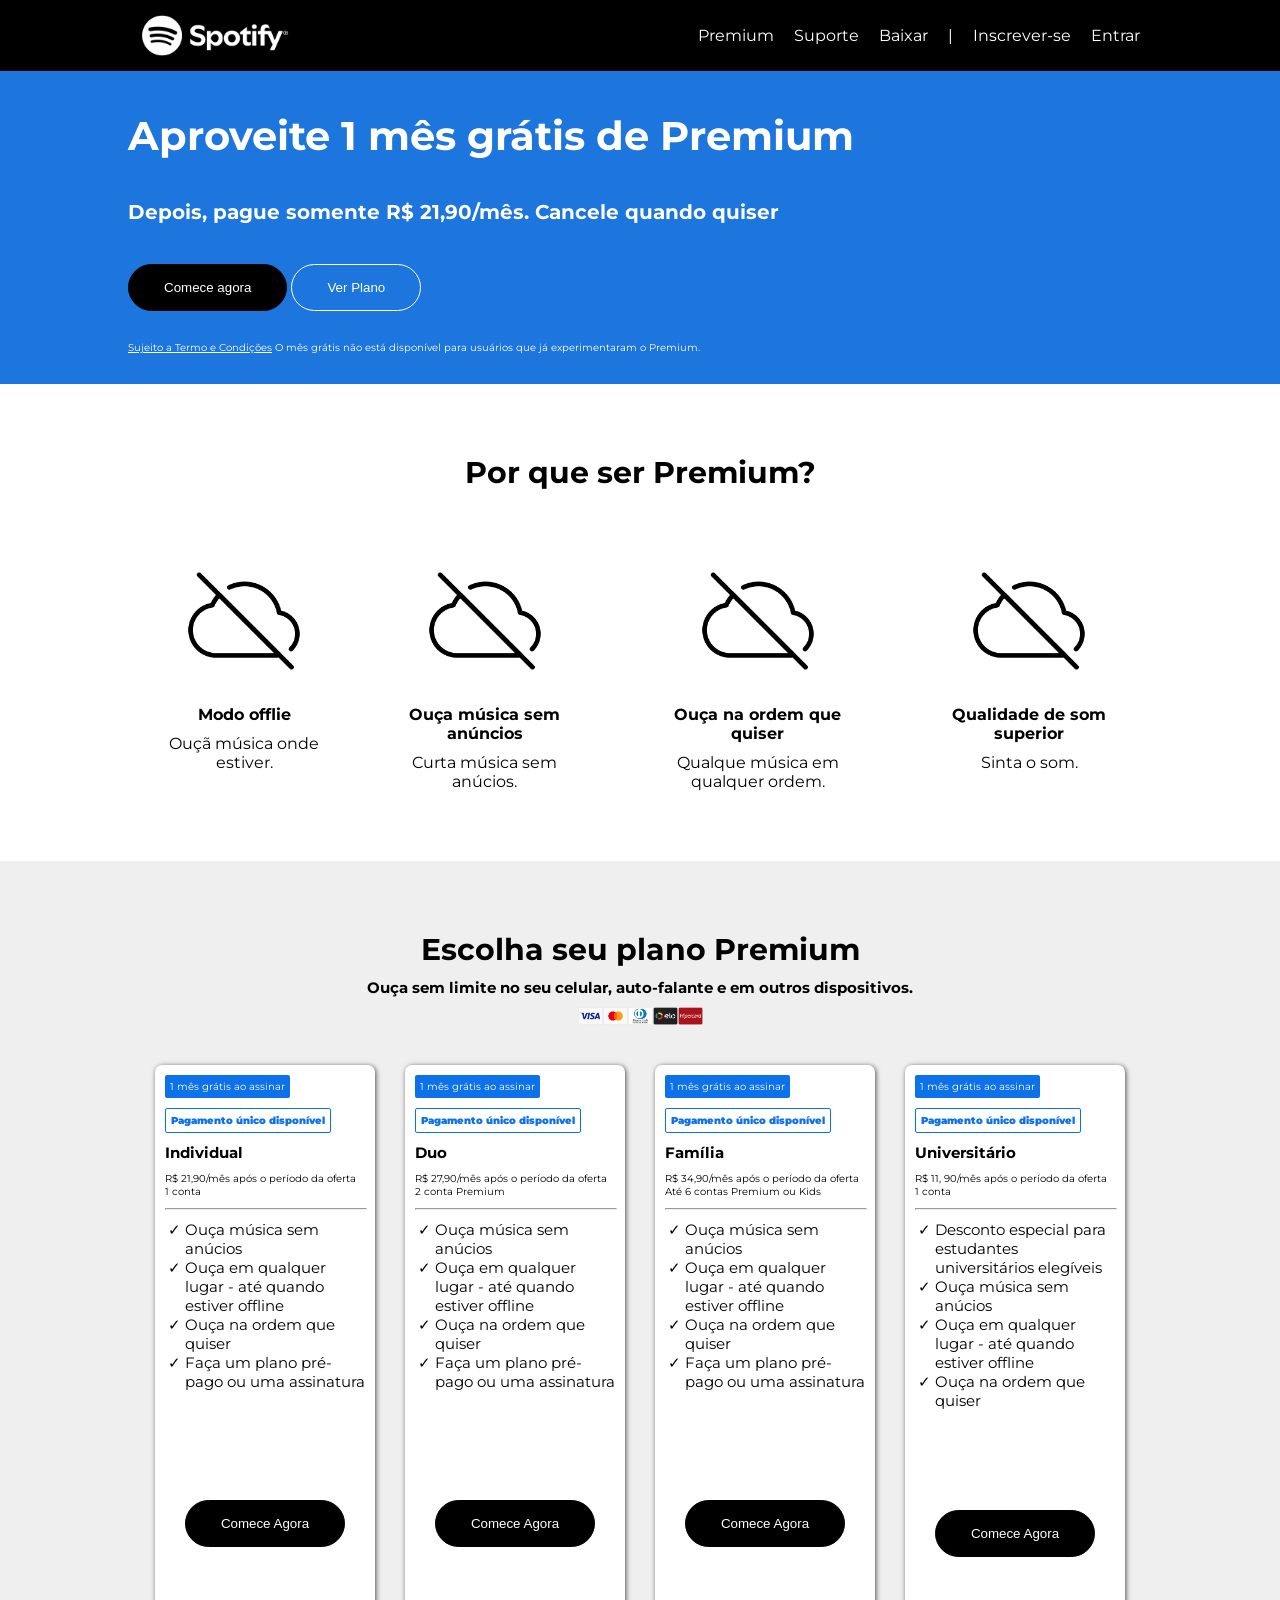
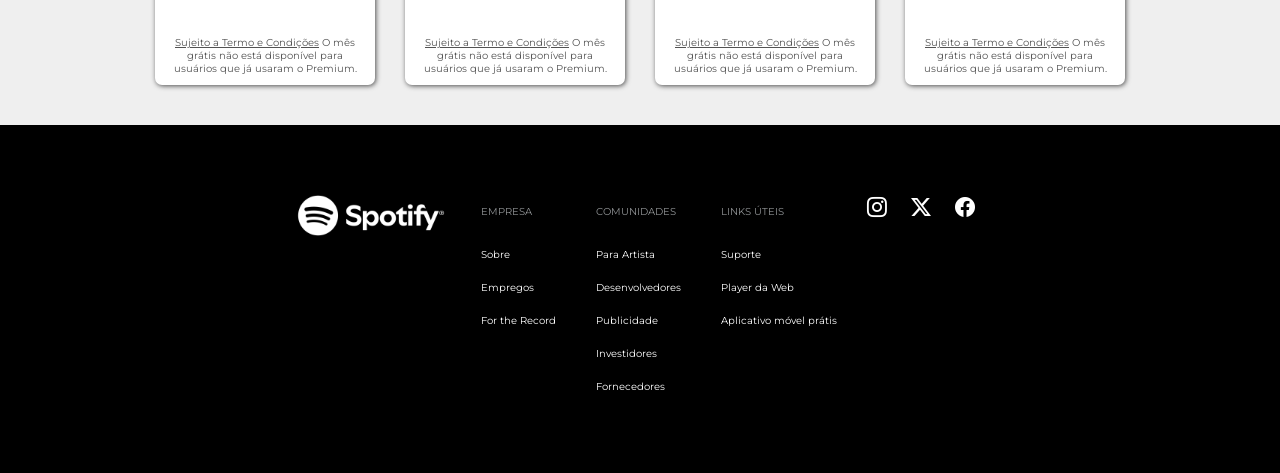
<file: 01-spotify-page/index.html>
<!DOCTYPE html>
<html lang="pt-br">

<head>
    <meta charset="UTF-8">
    <meta name="viewport" content="width=device-width, initial-scale=1.0">
    <link rel="stylesheet" href="https://cdn.jsdelivr.net/npm/bootstrap-icons@1.11.3/font/bootstrap-icons.min.css">
    <link rel="stylesheet" href="style.css">
    <title>Spotify Premium</title>
    <style>

    </style>
</head>

<body>
    <header>
        <div>
            <img class="spotify-logo" src="img/logo-spotify.png" alt="Logo Spotify">
            <ul class="menu">
                <li>Premium</li>
                <li>Suporte</li>
                <li>Baixar</li>
                <li>|</li>
                <li>Inscrever-se</li>
                <li>Entrar</li>
            </ul>
        </div>

    </header>

    <section class="section-premium">
        <div>
            <h1>Aproveite 1 mês grátis de Premium</h1>
            <h2>Depois, pague somente R$ 21,90/mês. Cancele quando quiser</h2>
            <button id="btn-comece-agora">Comece agora</button>
            <button id="btn-ver-plano">Ver Plano</button>

            <p><a href="#">Sujeito a Termo e Condições</a> O mês grátis não está disponível para usuários que já
                experimentaram o Premium.</p>
        </div>
    </section>

    <section class="section-why-premium">
        <h2>Por que ser Premium?</h2>

        <div class="premium-items">
            <div>
                <img src="img/offline.png" alt="Modo offline">
                <h4>Modo offlie</h4>
                <p>Ouçã música onde estiver.</p>
            </div>
            <div>
                <img src="img/offline.png" alt="Música sem anúcios">
                <h4>Ouça música sem anúncios</h4>
                <p>Curta música sem anúcios.</p>
            </div>
            <div>
                <img src="img/offline.png" alt="Qualque música em qualquer ordem">
                <h4>Ouça na ordem que quiser</h4>
                <p>Qualque música em qualquer ordem.</p>
            </div>
            <div>
                <img src="img/offline.png" alt="Qualidade de som">
                <h4>Qualidade de som superior</h4>
                <p>Sinta o som.</p>
            </div>
        </div>

    </section>

    <section class="section-chose-plan">
        <div>
            <h2>Escolha seu plano Premium</h2>
            <h3>Ouça sem limite no seu celular, auto-falante e em outros dispositivos.</h3>

            <div class="credit-cards">

                <img src="img/visa.png" alt="">


                <img src="img/mastercard.png" alt="">


                <img src="img/diners.png" alt="">


                <img src="img/elo.png" alt="">


                <img src="img/hiper.png" alt="">
            </div>

            <section class="section-plan">
                <div class="plan-style">
                    <p class="free-month">1 mês grátis ao assinar</p>
                    <p class="unique-payment">Pagamento único disponível</p>
                    <h3>Individual</h3>
                    <p class="price">R$ 21,90/mês após o período da oferta</p>
                    <p>1 conta</p>
                    <hr>
                    <ul>
                        <li>Ouça música sem anúcios</li>
                        <li>Ouça em qualquer lugar - até quando estiver offline</li>
                        <li>Ouça na ordem que quiser</li>
                        <li>Faça um plano pré-pago ou uma assinatura</li>
                    </ul>
                    <button class="btn-comece-agora">Comece Agora</button>
                    <p class="conditions"><a href="#">Sujeito a Termo e Condições</a> O mês grátis não está disponível para usuários que já
                        usaram o Premium.</p>
                </div>

                <div class="plan-style">
                    <p class="free-month">1 mês grátis ao assinar</p>
                    <p class="unique-payment">Pagamento único disponível</p>
                    <h3>Duo</h3>
                    <p class="price">R$ 27,90/mês após o período da oferta</p>
                    <p>2 conta Premium</p>
                    <hr>
                    <ul>
                        <li>Ouça música sem anúcios</li>
                        <li>Ouça em qualquer lugar - até quando estiver offline</li>
                        <li>Ouça na ordem que quiser</li>
                        <li>Faça um plano pré-pago ou uma assinatura</li>
                    </ul>
                    <button class="btn-comece-agora">Comece Agora</button>
                    <p class="conditions"><a href="#">Sujeito a Termo e Condições</a> O mês grátis não está disponível para usuários que já
                        usaram o Premium.</p>
                </div>

                <div class="plan-style">
                    <p class="free-month">1 mês grátis ao assinar</p>
                    <p class="unique-payment">Pagamento único disponível</p>
                    <h3>Família</h3>
                    <p class="price">R$ 34,90/mês após o período da oferta</p>
                    <p>Até 6 contas Premium ou Kids</p>
                    <hr>
                    <ul>
                        <li>Ouça música sem anúcios</li>
                        <li>Ouça em qualquer lugar - até quando estiver offline</li>
                        <li>Ouça na ordem que quiser</li>
                        <li>Faça um plano pré-pago ou uma assinatura</li>
                    </ul>
                    <button class="btn-comece-agora">Comece Agora</button>
                    <p class="conditions"><a href="#">Sujeito a Termo e Condições</a> O mês grátis não está disponível para usuários que já
                        usaram o Premium.</p>
                </div>

                <div class="plan-style">
                    <p class="free-month">1 mês grátis ao assinar</p>
                    <p class="unique-payment">Pagamento único disponível</p>
                    <h3>Universitário</h3>
                    <p class="price">R$ 11, 90/mês após o período da oferta</p>
                    <p>1 conta</p>
                    <hr>
                    <ul>
                        <li>Desconto especial para estudantes universitários elegíveis</li>
                        <li>Ouça música sem anúcios</li>
                        <li>Ouça em qualquer lugar - até quando estiver offline</li>
                        <li>Ouça na ordem que quiser</li>

                    </ul>
                    <button class="btn-comece-agora">Comece Agora</button>
                    <p class="conditions"><a href="#">Sujeito a Termo e Condições</a> O mês grátis não está disponível para usuários que já
                        usaram o Premium.</p>
                </div>
            </section>
        </div>
    </section>

    <footer>
        <div>
            <img src="img/logo-spotify.png" alt="">
        </div>

        <div>
            <ul>
                <li>EMPRESA</li>
                <li><a href="#">Sobre</a></li>
                <li><a href="#">Empregos</a></li>
                <li><a href="#">For the Record</a></li>
            </ul>
        </div>

        <div>
            <ul>
                <li>COMUNIDADES</li>
                <li><a href="#">Para Artista</a></li>
                <li><a href="#">Desenvolvedores</a></li>
                <li><a href="#">Publicidade</a></li>
                <li><a href="#">Investidores</a></li>
                <li><a href="#">Fornecedores</a></li>
            </ul>
        </div>

        <div>
            <ul>
                <li>LINKS ÚTEIS</li>
                <li><a href="#">Suporte</a></li>
                <li><a href="#">Player da Web</a></li>
                <li><a href="#">Aplicativo móvel prátis</a></li>
            </ul>
        </div>

        <div>
            <i class="bi bi-instagram"></i>
            <i class="bi bi-twitter-x"></i>
            <i class="bi bi-facebook"></i>
        </div>
    </footer>
</body>

</html>
</file>
<file: 01-spotify-page/style.css>
@charset "UTF-8";

@import url('https://fonts.googleapis.com/css2?family=Montserrat:ital,wght@0,100..900;1,100..900&display=swap');

* {
    margin: 0;
    padding: 0;
}

body {
    font-family: "Montserrat", sans-serif;
    font-optical-sizing: auto;
    font-weight: weight;
    font-style: normal;
}

header {
    background-color: #000;
    padding: 15px;

    
}

header div {
    background-color: #000;
    display: flex;
    justify-content: space-between;
    width: 80%;
    margin: auto;
}

.spotify-logo {
    width: 150px;
}

.menu {
    color: #fff;
    list-style-type: none;
    display: flex;
    align-items: center;
}

.menu li:hover {
    color: #1ed760;
    cursor: pointer;
}

.menu li {
    margin-left: 20px;
}

.section-premium {
    background-color: rgb(29, 117, 222);
    color: #fff;
   

}

.section-premium div {
    width: 80%;
    margin: auto;
}

.section-premium h1 {
    font-size: 40px;
    padding: 40px 0;
}

.section-premium h2 {
    font-size: 20px;
    padding-bottom: 40px;
}

#btn-comece-agora {
    background-color: #000;
    color: #fff;
    padding: 15px 35px;
    border-radius: 100px;
    border: 1px solid #000;
    cursor: pointer;
}

#btn-comece-agora:hover {
    padding: 20px 40px;
}

#btn-ver-plano {
    background-color: rgb(29, 117, 222);
    border: 1px solid #fff;
    color: #fff;
    padding: 15px 35px;
    border-radius: 100px;
    cursor: pointer;
}

.section-premium p {
    margin-top: 30px;
    padding-bottom: 30px;
    font-size: 10px;
}

.section-premium a {
    color: #fff;
}

.section-why-premium {
    text-align: center;
    width: 80%;
    margin: auto;
}

.section-why-premium h2 {
    font-size: 30px;
    padding: 70px 0;
}

.premium-items {
    display: flex;
    flex-direction: row;
    justify-content: space-evenly;
}

.premium-items img {
    width: 120px;
    padding-bottom: 20px;
}

.premium-items div {
    padding: 0 40px 70px 40px;
}

.premium-items h4 {
    padding-bottom: 10px;
}

.section-chose-plan {
    background-color: #efefef;
    
}

.section-chose-plan div {
    width: 80%;
    margin: auto;
    text-align: center;
}

.section-chose-plan h2 {
    font-size: 30px;
    padding-top: 70px;
}

.section-chose-plan h3 {
    font-size: 15px;
    padding: 10px 0;

}

.credit-cards {
    display: flex;
    justify-content: center;
}

.credit-cards img {
    width: 25px;
}

.section-plan {
    display: flex;
    height: 700px;
    max-width: 1000px;
    margin: auto;
}

.plan-style {
    background-color: #fff;
    box-shadow: 1px 1px 5px rgba(0, 0, 0, 0.678);
    border-radius: 7px;
    padding: 10px;
    display: flex;
    flex-direction: column;
    align-items: flex-start;
    height: 600px;
    max-width: 200px;
    font-size: 10px;
}

.free-month {
    background-color: rgb(13, 114, 234);
    color: #fff;
    border-radius: 2px;
    padding: 5px;
}

.unique-payment {
    color: rgb(13, 114, 234);
    border: 1px solid rgb(13, 114, 234);
    border-radius: 2px;
    padding: 5px;
    margin-top: 10px;
    font-size: 10px;
    font-weight: 900;
}

.price {
    text-align: left;
}

.plan-style hr {
    width: 100%;
    margin: 10PX 0;
}

.plan-style ul {
    text-align: left;
    padding-left: 20px;
    font-size: 15px;
    margin-bottom: 20px;
    list-style-type: '✓ ';
}

.btn-comece-agora {
    background-color: #000;
    color: #fff;
    padding: 15px 35px;
    border-radius: 100px;
    border: 1px solid #000;
    cursor: pointer;
    margin: auto;
}

.conditions, .conditions a {
    color: rgb(83, 83, 83);
    font-size: 10px;
}

footer {
    background-color: #000;
    display: flex;
    justify-content: center;
    padding: 70px 10%;
}

footer div ul {
    color: #919496;
    list-style-type: none;
}

footer a {
    color: #fff;
    text-decoration: none;
}

footer li:nth-child(1) {
    padding-bottom: 20px;
}

footer li {
    padding: 10px 20px;
    font-size: 10px;
}

footer img {
    width: 150px;
    padding-right: 15px;
}

footer i {
    color: #fff;
    font-size: 20px;
    padding: 0 10px;
}
</file>
